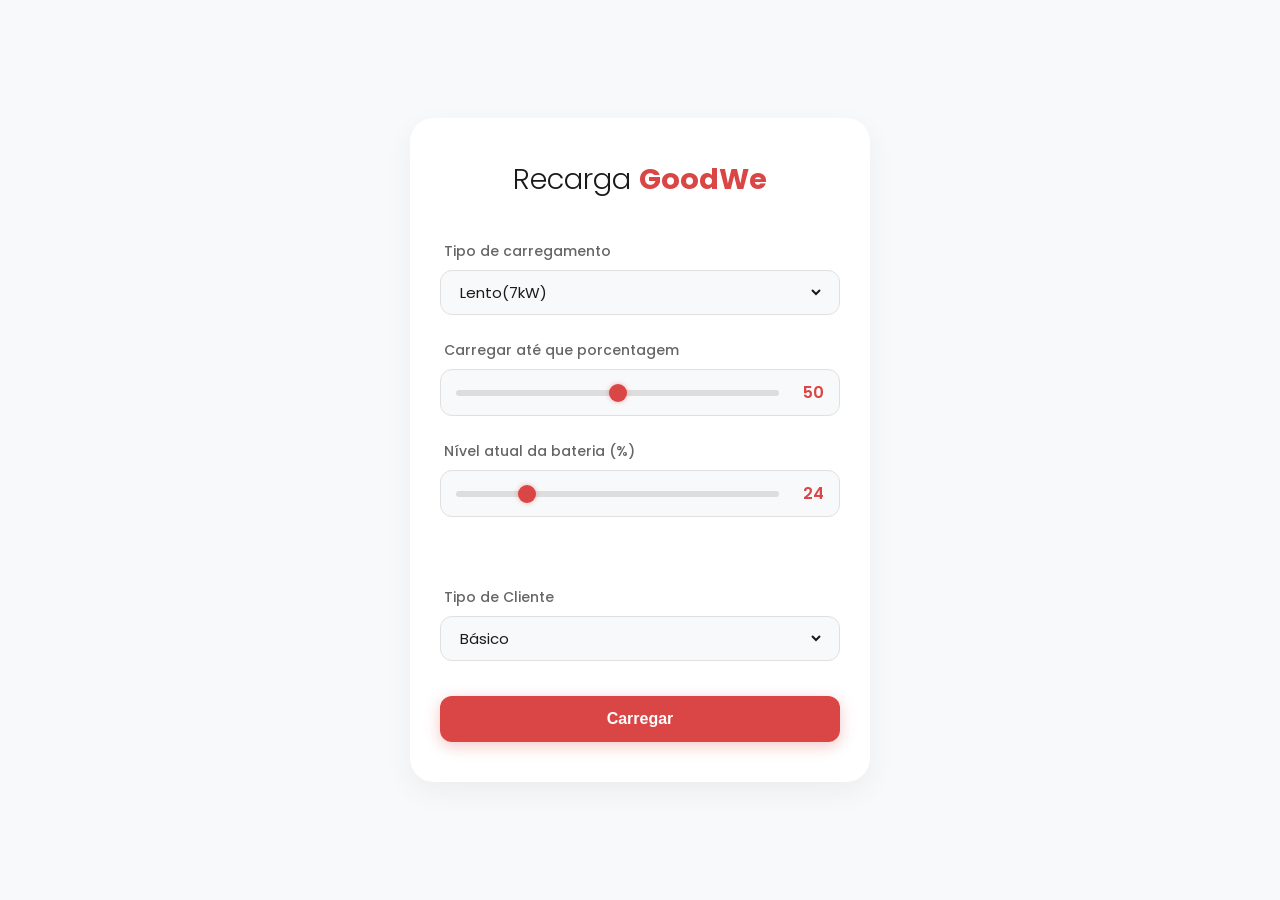
<file: assets/pages/recarga.html>
<!doctype html>
<html lang="pt-br">
  <head>
    <meta charset="UTF-8" />
    <meta name="viewport" content="width=device-width, initial-scale=1.0" />
    <link rel="stylesheet" href="./recarga.css" />
    <link
      rel="stylesheet"
      href="https://cdn.jsdelivr.net/npm/bootstrap-icons@1.11.3/font/bootstrap-icons.min.css"
    />
    <title>Document</title>
  </head>
  <body>
    <main>
      <div class="box-main">
        <h1 class="title">Recarga <span>GoodWe</span></h1>
        <form method="get" action="">
          <div>
          <div class="set-box">
            <label for="charger">Tipo de carregamento</label>
            <div class="input-box">
              <select name="charger" id="charger">
                <option value="low">Lento(7kW)</option>
                <option value="speed">Rápido(50kW)</option>
                <option value="ultra">Ultra(150kW)</option>
              </select>
            </div>
          </div>
          </div>
          <div>
          <div class="set-box">
            <label for="porcentage">Carregar até que porcentagem</label>
            <div class="input-box">
              <input
                type="range"
                oninput="this.nextElementSibling.value = this.value"
                min="0"
                max="100"
                name="porcentage"
                id="porcentage"
              />
              <output>50</output>
            </div>
          </div>
          </div>
          <div class="set-box">
            <label for="currentBattery">Nível atual da bateria (%)</label>
            <div class="input-box">
              <input
                type="range"
                id="currentBattery"
                min="0"
                max="99"
                value="20"
                oninput="this.nextElementSibling.value = this.value"
              />
              <output>24</output>
            </div>
          </div>

          <div id="result-display" style="margin-top: 20px"></div>
          <div class="set-box">
            <label for="typeclient">Tipo de Cliente</label>
            <div class="input-box">
              <select name="typeclient" id="typeclient">
                <option value="basic">Básico</option>
                <option value="premium">Assinante</option>
              </select>
            </div>
          </div>
          <div class="button-box">
            <button type="submit">Carregar</button>
          </div>
        </form>
      </div>
    </main>

    <script src="./index.js"></script>
  </body>
</html>
</file>
<file: assets/pages/recarga.css>
@import url('https://fonts.googleapis.com/css2?family=Poppins:wght@300;400;500;600;700&display=swap');
:root {
  --white: #ffffff;
  --black: #1a1a1a;
  --primary: rgb(218, 69, 69);
  --gray-light: #f8f9fa;
  --gray-border: #e0e0e0;
}
* {
  box-sizing: border-box;
  margin: 0;
  padding: 0;
}
body {
  background-color: var(--gray-light);
  color: var(--black);
  font-family: 'Poppins', sans-serif;
  display: flex;
  justify-content: center;
  align-items: center;
  min-height: 100vh;
}
main {
  display: flex;
  width: 100%;
  max-width: 500px;
  padding: 20px;
}
.box-main {
  background-color: var(--white);
  width: 100%;
  padding: 40px 30px;
  border-radius: 24px;
  box-shadow: 0 10px 30px rgba(0, 0, 0, 0.05);
  display: flex;
  flex-direction: column;
  align-items: center;
  transition: transform 0.3s ease;
}
.title {
  font-weight: 300;
  margin-bottom: 40px;
  font-size: 1.8rem;
  text-align: center;
}
.title span {
  color: var(--primary);
  font-weight: 700;
}
form {
  display: flex;
  flex-direction: column;
  width: 100%;
  gap: 25px;
}
.set-box {
  display: flex;
  flex-direction: column;
  gap: 8px;
  width: 100%;
}
.set-box label {
  font-size: 14px;
  font-weight: 500;
  color: #666;
  margin-left: 4px;
}
.input-box {
  display: flex;
  align-items: center;
  background-color: var(--gray-light);
  border: 1px solid var(--gray-border);
  padding: 10px 15px;
  border-radius: 12px;
  gap: 15px;
  transition: border-color 0.3s;
}
.input-box:focus-within {
  border-color: var(--primary);
}
.input-box select {
  flex: 1;
  background-color: transparent;
  border: none;
  color: var(--black);
  font-family: inherit;
  font-size: 15px;
  outline: none;
  cursor: pointer;
}
.input-box output {
  font-weight: 600;
  color: var(--primary);
  min-width: 30px;
  text-align: right;
}
input[type='range'] {
  flex: 1;
  -webkit-appearance: none;
  height: 6px;
  background: #ddd;
  border-radius: 5px;
  outline: none;
}
input[type='range']::-webkit-slider-thumb {
  -webkit-appearance: none;
  width: 18px;
  height: 18px;
  background: var(--primary);
  border-radius: 50%;
  cursor: pointer;
  box-shadow: 0 0 5px rgba(218, 69, 69, 0.4);
  transition: scale 0.2s;
}
input[type='range']::-webkit-slider-thumb:hover {
  transform: scale(1.1);
}
#result-display {
  text-align: center;
  font-weight: 500;
  color: var(--primary);
}
.button-box {
  margin-top: 10px;
  width: 100%;
}
.button-box button {
  width: 100%;
  font-size: 16px;
  font-weight: 600;
  padding: 14px;
  background-color: var(--primary);
  color: var(--white);
  border: none;
  border-radius: 12px;
  cursor: pointer;
  transition: all 0.3s;
  box-shadow: 0 4px 15px rgba(218, 69, 69, 0.3);
}
.button-box button:hover {
  background-color: #c43a3a;
  transform: translateY(-2px);
  box-shadow: 0 6px 20px rgba(218, 69, 69, 0.4);
}

.button-box button:active {
  transform: translateY(0);
}
</file>
